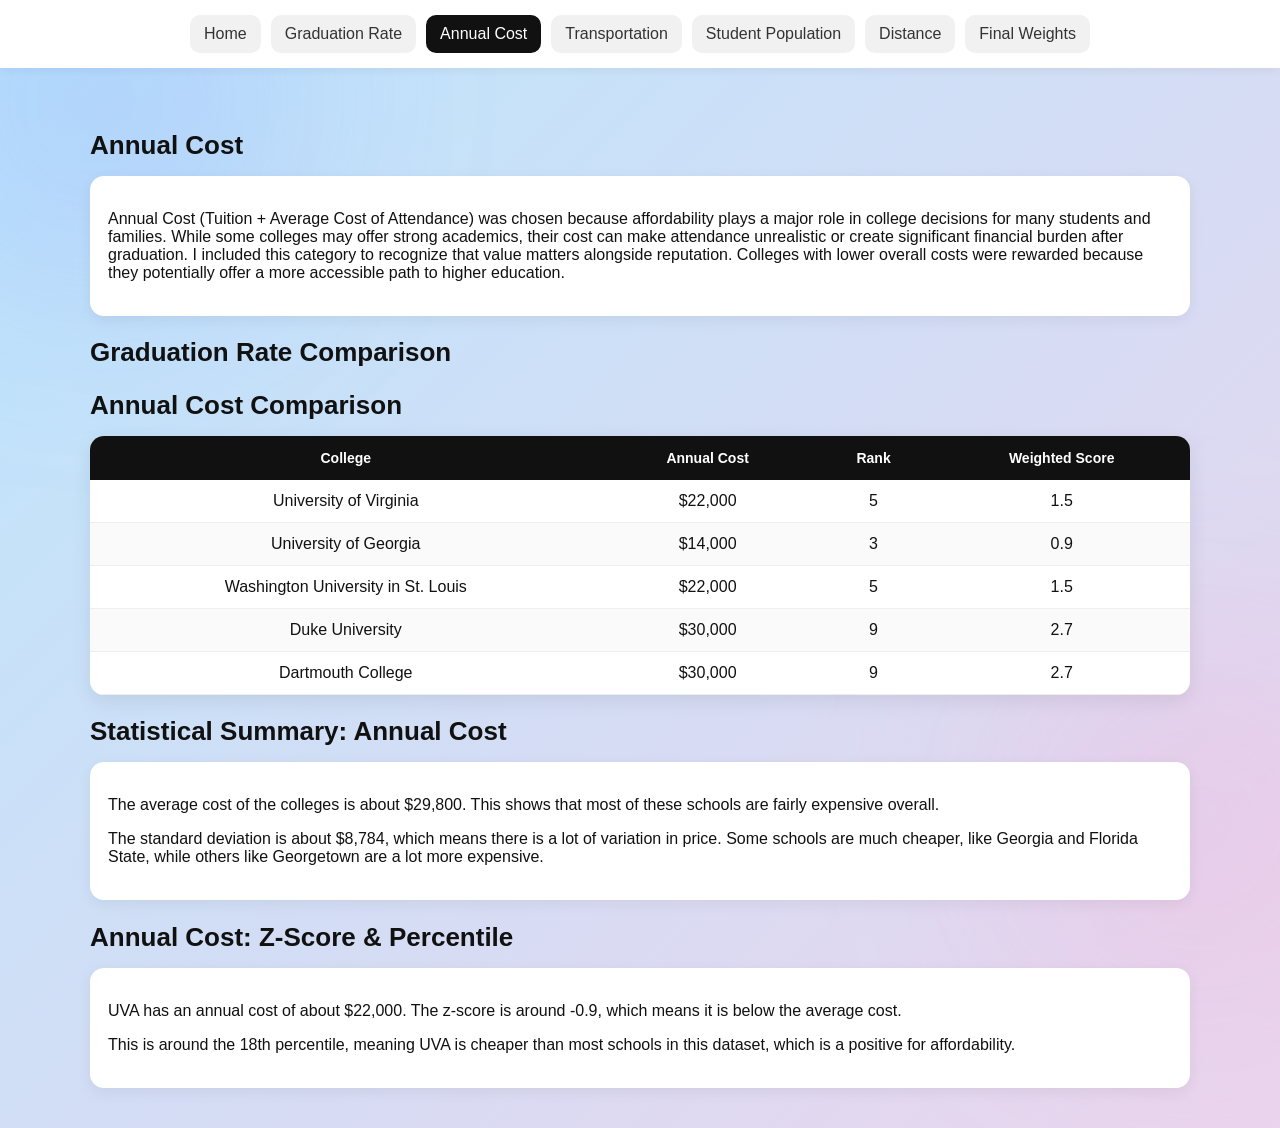
<file: cost.html>
<!DOCTYPE html>
<html>
<head>
<title>Annual Cost</title>
<link rel="stylesheet" href="index.css">
</head>

<body>

<nav class="nav">
  <a href="index.html" class="nav-tab">Home</a>
  <a href="graduation.html" class="nav-tab">Graduation Rate</a>
  <a href="cost.html" class="nav-tab active">Annual Cost</a>
  <a href="transportation.html" class="nav-tab">Transportation</a>
  <a href="students.html" class="nav-tab">Student Population</a>
  <a href="distance.html" class="nav-tab">Distance</a>
  <a href="final.html" class="nav-tab">Final Weights</a>
</nav>

<div class="section">
    <h2>Annual Cost</h2>
    <div class="card">
    
    <p>
Annual Cost (Tuition + Average Cost of Attendance) was chosen because affordability plays a major role in college decisions for many students and families. While some colleges may offer strong academics, their cost can make attendance unrealistic or create significant financial burden after graduation. I included this category to recognize that value matters alongside reputation. Colleges with lower overall costs were rewarded because they potentially offer a more accessible path to higher education.    </p>

    </div>
    <h2>Graduation Rate Comparison</h2>

    <h2>Annual Cost Comparison</h2>

    <table>
      <thead>
        <tr>
          <th>College</th>
          <th>Annual Cost</th>
          <th>Rank</th>
          <th>Weighted Score</th>
        </tr>
      </thead>
    
      <tbody>
        <tr>
          <td>University of Virginia</td>
          <td>$22,000</td>
          <td>5</td>
          <td>1.5</td>
        </tr>
    
        <tr>
          <td>University of Georgia</td>
          <td>$14,000</td>
          <td>3</td>
          <td>0.9</td>
        </tr>
    
        <tr>
          <td>Washington University in St. Louis</td>
          <td>$22,000</td>
          <td>5</td>
          <td>1.5</td>
        </tr>
    
        <tr>
          <td>Duke University</td>
          <td>$30,000</td>
          <td>9</td>
          <td>2.7</td>
        </tr>
    
        <tr>
          <td>Dartmouth College</td>
          <td>$30,000</td>
          <td>9</td>
          <td>2.7</td>
        </tr>
      </tbody>
    </table>

    <h2>Statistical Summary: Annual Cost</h2>
    <div class="card">
      <p>
        The average cost of the colleges is about $29,800. This shows that most of these schools are fairly expensive overall.
      </p>
    
      <p>
        The standard deviation is about $8,784, which means there is a lot of variation in price. Some schools are much cheaper, like Georgia and Florida State, while others like Georgetown are a lot more expensive.
      </p>
    </div>
    <h2>Annual Cost: Z-Score & Percentile</h2>
    <div class="card">
      <p>
        UVA has an annual cost of about $22,000. The z-score is around -0.9, which means it is below the average cost.
      </p>
    
      <p>
        This is around the 18th percentile, meaning UVA is cheaper than most schools in this dataset, which is a positive for affordability.
      </p>
    </div>
</body>
</html>
</file>
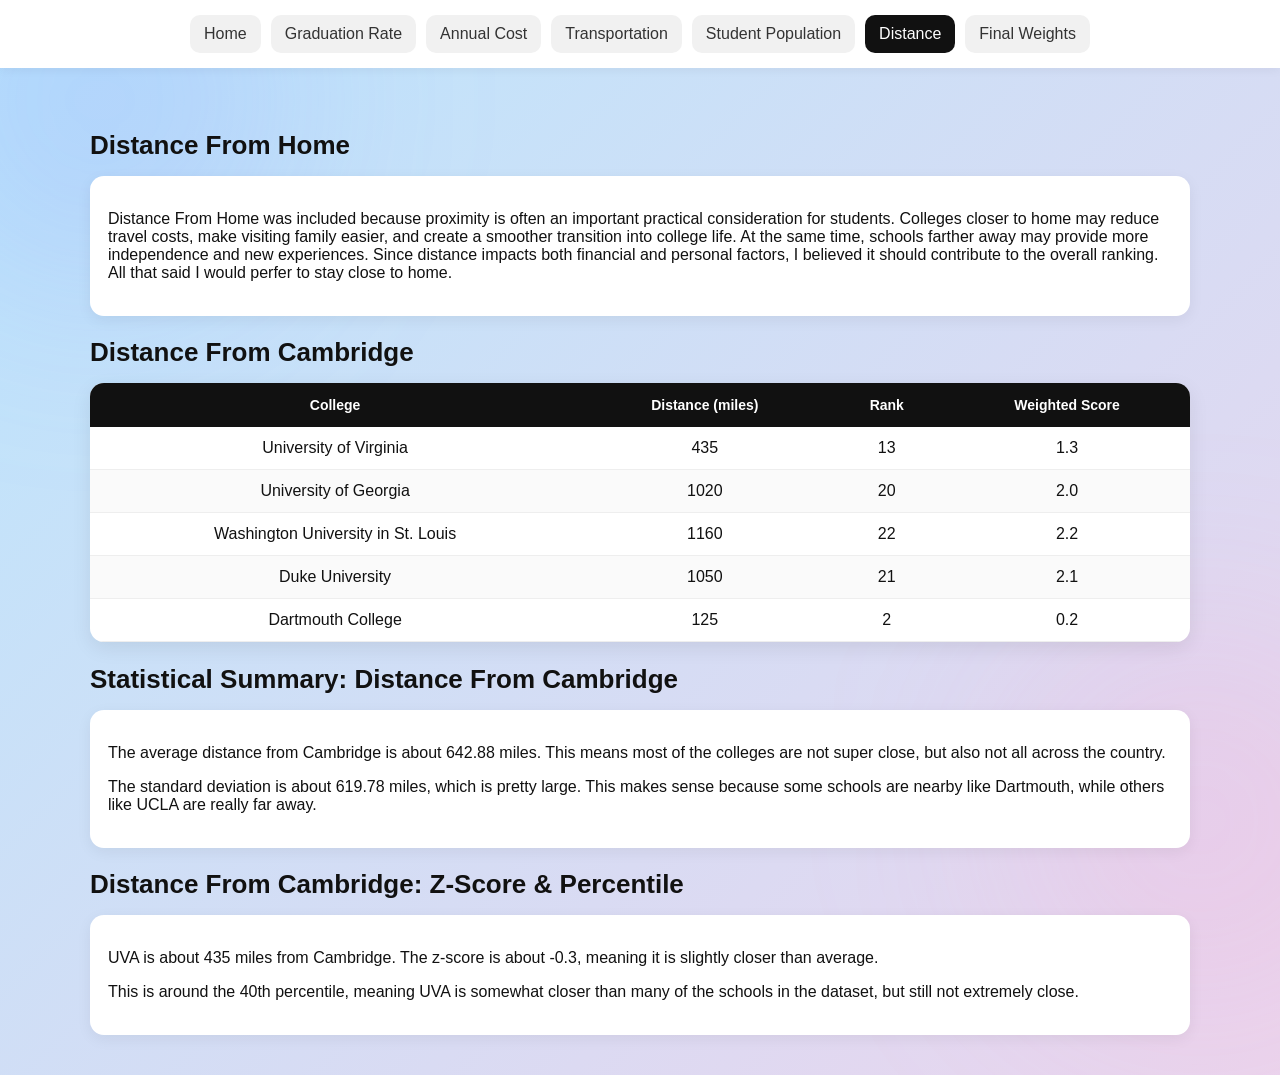
<file: distance.html>
<!DOCTYPE html>
<html>
<head>
<title>Distance From Home</title>
<link rel="stylesheet" href="index.css">
</head>

<body>

<nav class="nav">
  <a href="index.html" class="nav-tab">Home</a>
  <a href="graduation.html" class="nav-tab">Graduation Rate</a>
  <a href="cost.html" class="nav-tab">Annual Cost</a>
  <a href="transportation.html" class="nav-tab">Transportation</a>
  <a href="students.html" class="nav-tab">Student Population</a>
  <a href="distance.html" class="nav-tab active">Distance</a>
  <a href="final.html" class="nav-tab">Final Weights</a>
</nav>

<div class="section">
    <h2>Distance From Home</h2>
    <div class="card">
    
    <p>
        Distance From Home was included because proximity is often an important practical consideration for students. Colleges closer to home may reduce travel costs, make visiting family easier, and create a smoother transition into college life. At the same time, schools farther away may provide more independence and new experiences. Since distance impacts both financial and personal factors, I believed it should contribute to the overall ranking. All that said I would perfer to stay close to home.    </p>

    
    </div>
    <h2>Distance From Cambridge</h2>

    <table>
      <thead>
        <tr>
          <th>College</th>
          <th>Distance (miles)</th>
          <th>Rank</th>
          <th>Weighted Score</th>
        </tr>
      </thead>
    
      <tbody>
        <tr>
          <td>University of Virginia</td>
          <td>435</td>
          <td>13</td>
          <td>1.3</td>
        </tr>
    
        <tr>
          <td>University of Georgia</td>
          <td>1020</td>
          <td>20</td>
          <td>2.0</td>
        </tr>
    
        <tr>
          <td>Washington University in St. Louis</td>
          <td>1160</td>
          <td>22</td>
          <td>2.2</td>
        </tr>
    
        <tr>
          <td>Duke University</td>
          <td>1050</td>
          <td>21</td>
          <td>2.1</td>
        </tr>
    
        <tr>
          <td>Dartmouth College</td>
          <td>125</td>
          <td>2</td>
          <td>0.2</td>
        </tr>
      </tbody>
    </table>
    <h2>Statistical Summary: Distance From Cambridge</h2>
    <div class="card">
      <p>
        The average distance from Cambridge is about 642.88 miles. This means most of the colleges are not super close, but also not all across the country.
      </p>
    
      <p>
        The standard deviation is about 619.78 miles, which is pretty large. This makes sense because some schools are nearby like Dartmouth, while others like UCLA are really far away.
      </p>
    </div>
    <h2>Distance From Cambridge: Z-Score & Percentile</h2>
<div class="card">
  <p>
    UVA is about 435 miles from Cambridge. The z-score is about -0.3, meaning it is slightly closer than average.
  </p>

  <p>
    This is around the 40th percentile, meaning UVA is somewhat closer than many of the schools in the dataset, but still not extremely close.
  </p>
</div>
</body>
</html>
</file>
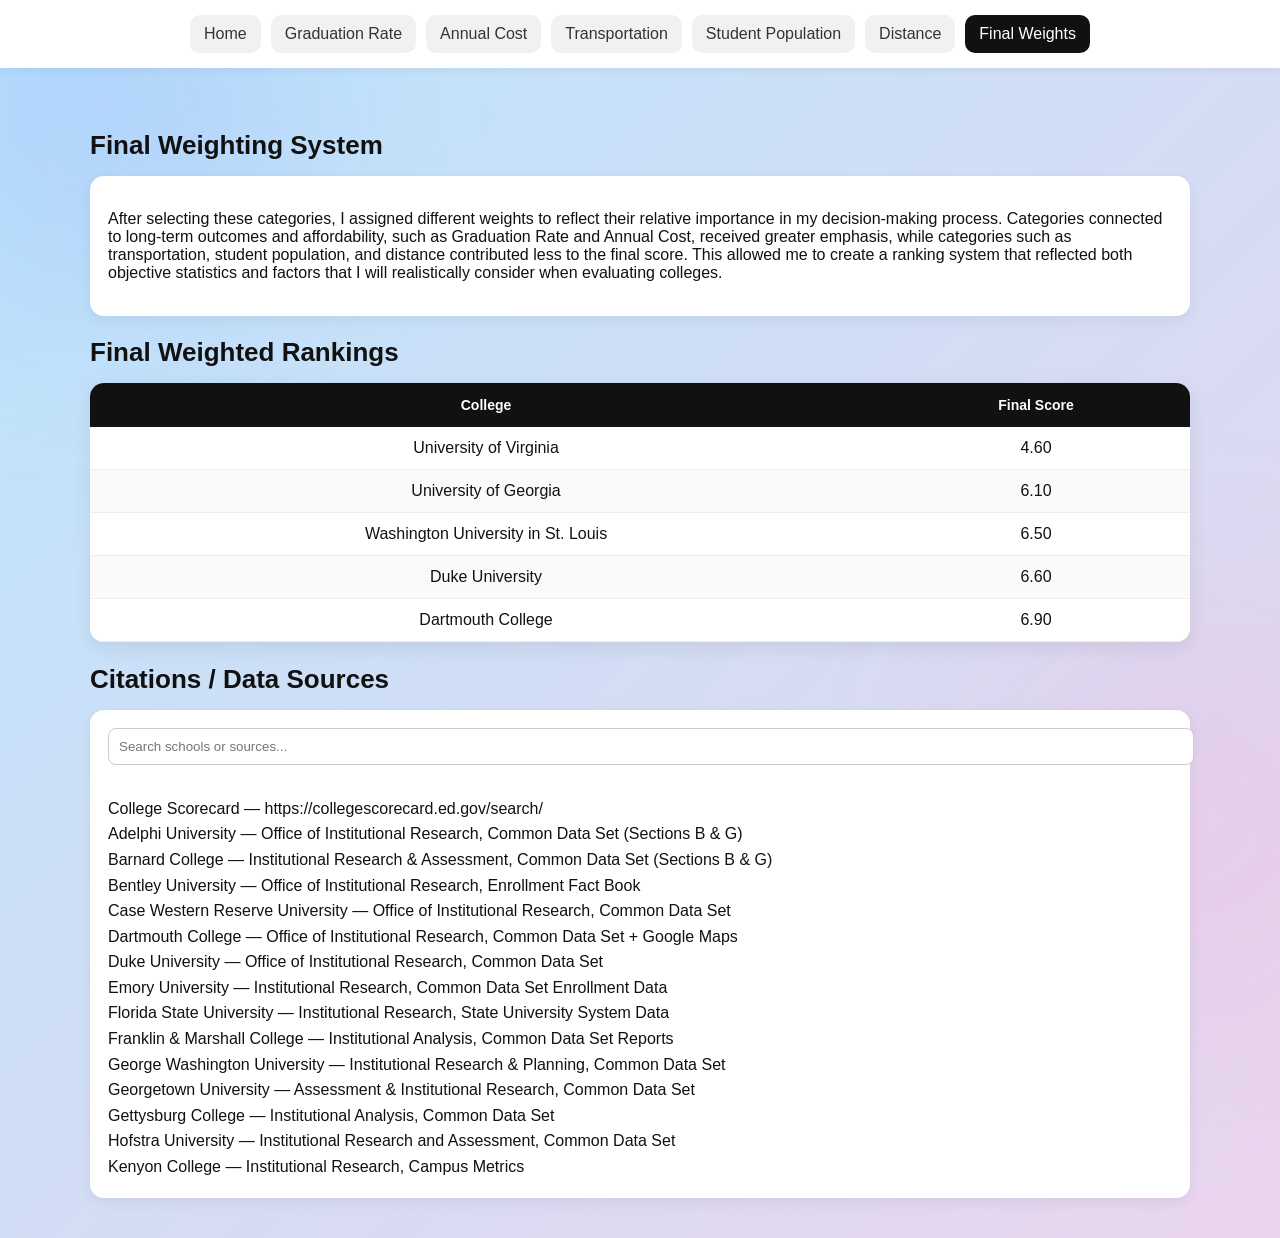
<file: final.html>
<!DOCTYPE html>
<html>
<head>
<title>Final Weights</title>
<link rel="stylesheet" href="index.css">
</head>

<body>

<nav class="nav">
  <a href="index.html" class="nav-tab">Home</a>
  <a href="graduation.html" class="nav-tab">Graduation Rate</a>
  <a href="cost.html" class="nav-tab">Annual Cost</a>
  <a href="transportation.html" class="nav-tab">Transportation</a>
  <a href="students.html" class="nav-tab">Student Population</a>
  <a href="distance.html" class="nav-tab">Distance</a>
  <a href="final.html" class="nav-tab active">Final Weights</a>
</nav>

<div class="section">
    <h2>Final Weighting System</h2>
    <div class="card">
    
    <p>
        After selecting these categories, I assigned different weights to reflect their relative importance in my decision-making process. Categories connected to long-term outcomes and affordability, such as Graduation Rate and Annual Cost, received greater emphasis, while categories such as transportation, student population, and distance contributed less to the final score. This allowed me to create a ranking system that reflected both objective statistics and factors that I will realistically consider when evaluating colleges.    </p>
    
    </div>
    <h2>Final Weighted Rankings</h2>

    <table>
      <thead>
        <tr>
          <th>College</th>
          <th>Final Score</th>
        </tr>
      </thead>
    
      <tbody>
        <tr><td>University of Virginia</td><td>4.60</td></tr>
        <tr><td>University of Georgia</td><td>6.10</td></tr>
        <tr><td>Washington University in St. Louis</td><td>6.50</td></tr>
        <tr><td>Duke University</td><td>6.60</td></tr>
        <tr><td>Dartmouth College</td><td>6.90</td></tr>
      </tbody>
    </table>
    <h2>Citations / Data Sources</h2>

<div class="card">

<!-- SEARCH BOX -->
<input 
  type="text" 
  id="citationSearch" 
  placeholder="Search schools or sources..."
  style="width:100%; padding:10px; margin-bottom:15px; border-radius:8px; border:1px solid #ccc;"
>

<!-- SCROLLABLE PANEL -->
<div id="citationList" style="max-height: 400px; overflow-y: auto; padding-right: 10px;">

<ul style="list-style:none; padding-left:0; line-height:1.6;">

<li class="cite-item">College Scorecard — https://collegescorecard.ed.gov/search/</li>

<li class="cite-item">Adelphi University — Office of Institutional Research, Common Data Set (Sections B & G)</li>

<li class="cite-item">Barnard College — Institutional Research & Assessment, Common Data Set (Sections B & G)</li>

<li class="cite-item">Bentley University — Office of Institutional Research, Enrollment Fact Book</li>

<li class="cite-item">Case Western Reserve University — Office of Institutional Research, Common Data Set</li>

<li class="cite-item">Dartmouth College — Office of Institutional Research, Common Data Set + Google Maps</li>

<li class="cite-item">Duke University — Office of Institutional Research, Common Data Set</li>

<li class="cite-item">Emory University — Institutional Research, Common Data Set Enrollment Data</li>

<li class="cite-item">Florida State University — Institutional Research, State University System Data</li>

<li class="cite-item">Franklin & Marshall College — Institutional Analysis, Common Data Set Reports</li>

<li class="cite-item">George Washington University — Institutional Research & Planning, Common Data Set</li>

<li class="cite-item">Georgetown University — Assessment & Institutional Research, Common Data Set</li>

<li class="cite-item">Gettysburg College — Institutional Analysis, Common Data Set</li>

<li class="cite-item">Hofstra University — Institutional Research and Assessment, Common Data Set</li>

<li class="cite-item">Kenyon College — Institutional Research, Campus Metrics</li>

<li class="cite-item">Lehigh University — Institutional Research & Analytics, Common Data Set</li>

<li class="cite-item">Middlebury College — Institutional Planning and Research, Common Data Set</li>

<li class="cite-item">Monmouth University — Institutional Research, Common Data Set</li>

<li class="cite-item">Oberlin College — Institutional Research Portfolio</li>

<li class="cite-item">Pace University — Institutional Research, Enrollment Fact Sheet</li>

<li class="cite-item">Rochester Institute of Technology — Academic Affairs Institutional Research</li>

<li class="cite-item">Stetson University — Institutional Research Profiles</li>

<li class="cite-item">UCLA — Academic Planning and Budget, Common Data Set</li>

<li class="cite-item">University of Georgia — Institutional Research Fact Book</li>

<li class="cite-item">University of Virginia — Institutional Assessment and Studies</li>

<li class="cite-item">Washington University in St. Louis — Institutional Research, Common Data Set</li>
<li class="cite-item">Google Gemini</li>

</ul>

</div>
</div>

<!-- SEARCH SCRIPT -->
<script>
const searchInput = document.getElementById("citationSearch");
const items = document.querySelectorAll(".cite-item");

searchInput.addEventListener("input", function () {
  const value = this.value.toLowerCase();

  items.forEach(item => {
    const text = item.textContent.toLowerCase();
    item.style.display = text.includes(value) ? "block" : "none";
  });
});
</script>
</body>
</html>
</file>
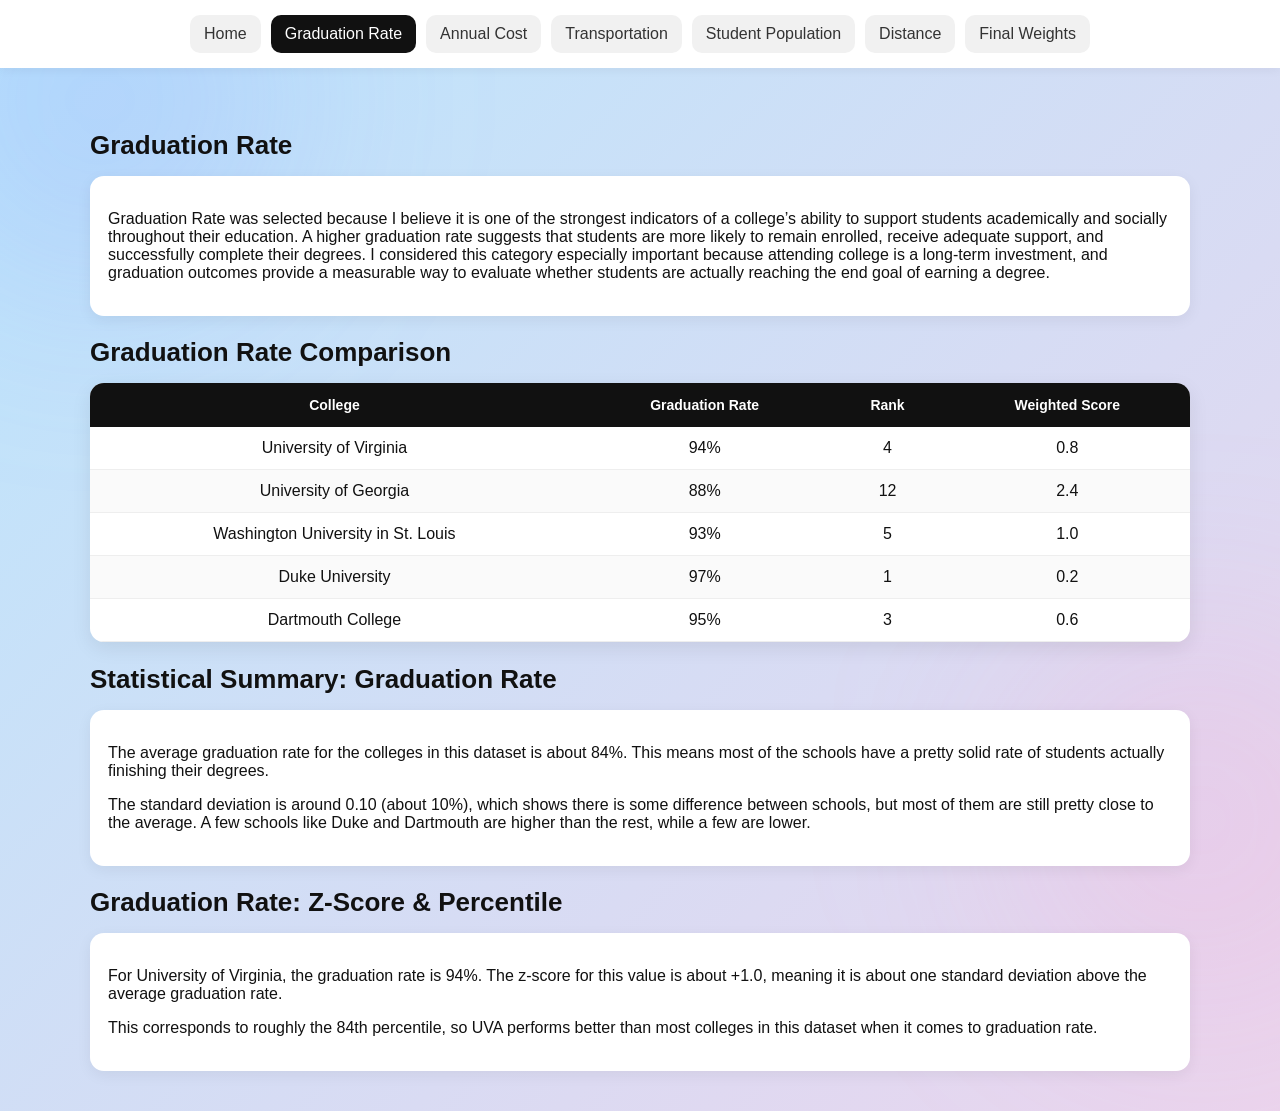
<file: graduation.html>
<!DOCTYPE html>
<html>
<head>
<title>Graduation Rate</title>
<link rel="stylesheet" href="index.css">
</head>

<body>

<nav class="nav">
  <a href="index.html" class="nav-tab">Home</a>
  <a href="graduation.html" class="nav-tab active">Graduation Rate</a>
  <a href="cost.html" class="nav-tab">Annual Cost</a>
  <a href="transportation.html" class="nav-tab">Transportation</a>
  <a href="students.html" class="nav-tab">Student Population</a>
  <a href="distance.html" class="nav-tab">Distance</a>
  <a href="final.html" class="nav-tab">Final Weights</a>
</nav>

<div class="section">
    <h2>Graduation Rate</h2>
    <div class="card">
    
    <p>
        Graduation Rate was selected because I believe it is one of the strongest indicators of a college’s ability to support students academically and socially throughout their education. A higher graduation rate suggests that students are more likely to remain enrolled, receive adequate support, and successfully complete their degrees. I considered this category especially important because attending college is a long-term investment, and graduation outcomes provide a measurable way to evaluate whether students are actually reaching the end goal of earning a degree.    </p>
    
    </div>
    <h2>Graduation Rate Comparison</h2>

<table>
  <thead>
    <tr>
      <th>College</th>
      <th>Graduation Rate</th>
      <th>Rank</th>
      <th>Weighted Score</th>
    </tr>
  </thead>

  <tbody>
    <tr>
      <td>University of Virginia</td>
      <td>94%</td>
      <td>4</td>
      <td>0.8</td>
    </tr>

    <tr>
      <td>University of Georgia</td>
      <td>88%</td>
      <td>12</td>
      <td>2.4</td>
    </tr>

    <tr>
      <td>Washington University in St. Louis</td>
      <td>93%</td>
      <td>5</td>
      <td>1.0</td>
    </tr>

    <tr>
      <td>Duke University</td>
      <td>97%</td>
      <td>1</td>
      <td>0.2</td>
    </tr>

    <tr>
      <td>Dartmouth College</td>
      <td>95%</td>
      <td>3</td>
      <td>0.6</td>
    </tr>
  </tbody>
</table>

<h2>Statistical Summary: Graduation Rate</h2>
<div class="card">
  <p>
    The average graduation rate for the colleges in this dataset is about 84%. This means most of the schools have a pretty solid rate of students actually finishing their degrees.
  </p>

  <p>
    The standard deviation is around 0.10 (about 10%), which shows there is some difference between schools, but most of them are still pretty close to the average. A few schools like Duke and Dartmouth are higher than the rest, while a few are lower.
  </p>
</div>
<h2>Graduation Rate: Z-Score & Percentile</h2>
<div class="card">
  <p>
    For University of Virginia, the graduation rate is 94%. The z-score for this value is about +1.0, meaning it is about one standard deviation above the average graduation rate.
  </p>

  <p>
    This corresponds to roughly the 84th percentile, so UVA performs better than most colleges in this dataset when it comes to graduation rate.
  </p>
</div>
</body>
</html>
</file>
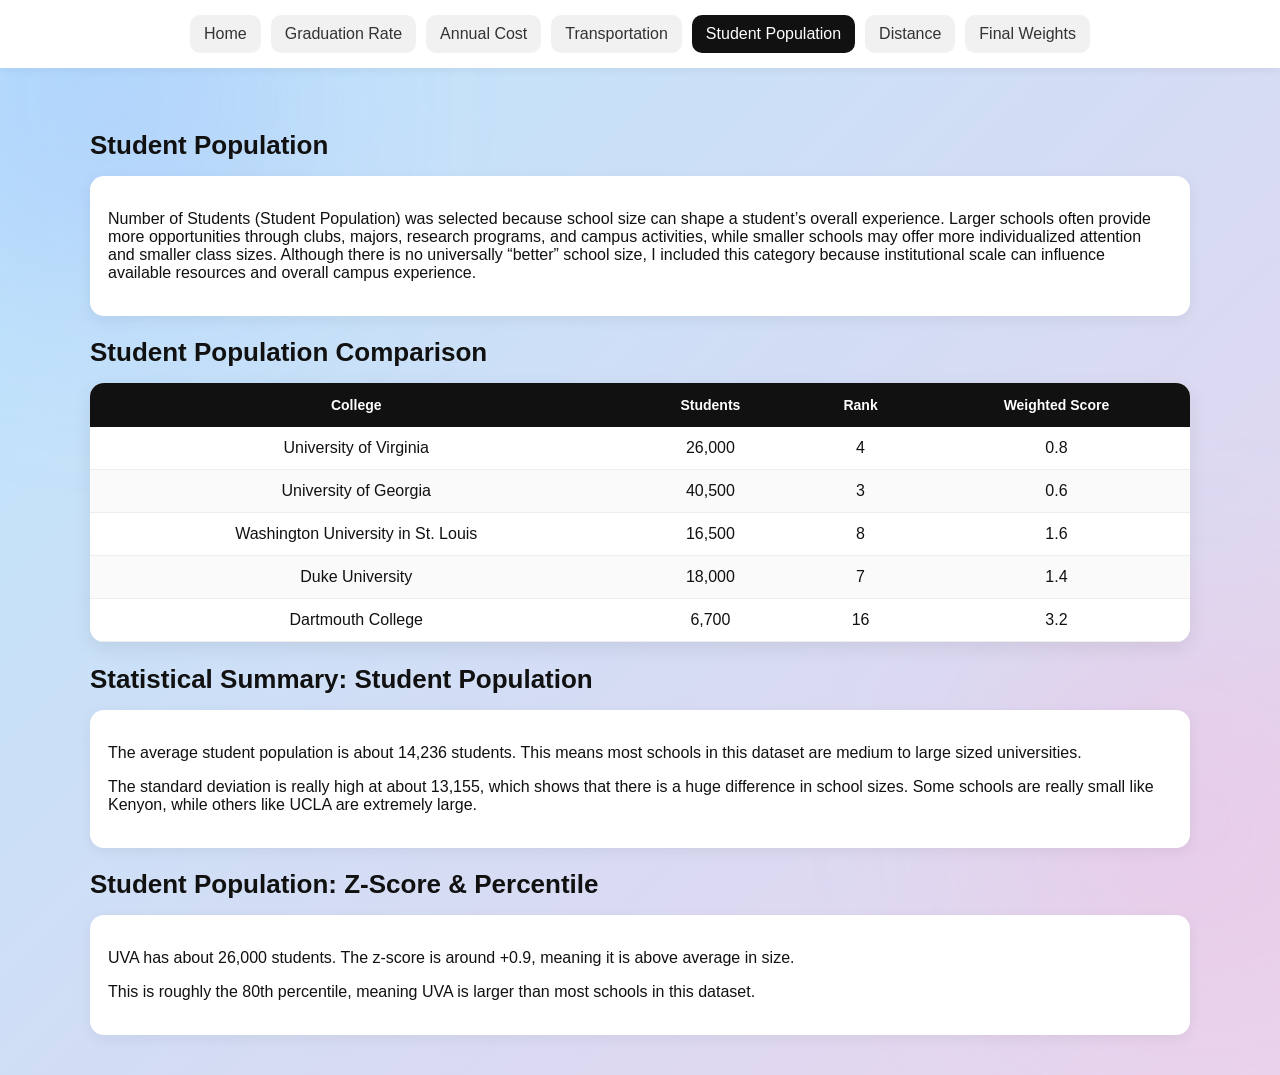
<file: students.html>
<!DOCTYPE html>
<html>
<head>
<title>Student Population</title>
<link rel="stylesheet" href="index.css">
</head>

<body>

<nav class="nav">
  <a href="index.html" class="nav-tab">Home</a>
  <a href="graduation.html" class="nav-tab">Graduation Rate</a>
  <a href="cost.html" class="nav-tab">Annual Cost</a>
  <a href="transportation.html" class="nav-tab">Transportation</a>
  <a href="students.html" class="nav-tab active">Student Population</a>
  <a href="distance.html" class="nav-tab">Distance</a>
  <a href="final.html" class="nav-tab">Final Weights</a>
</nav>

<div class="section">
  <h2>Student Population</h2>
<div class="card">

<p>
    Number of Students (Student Population) was selected because school size can shape a student’s overall experience. Larger schools often provide more opportunities through clubs, majors, research programs, and campus activities, while smaller schools may offer more individualized attention and smaller class sizes. Although there is no universally “better” school size, I included this category because institutional scale can influence available resources and overall campus experience.</p>

</div>
<h2>Student Population Comparison</h2>

<table>
  <thead>
    <tr>
      <th>College</th>
      <th>Students</th>
      <th>Rank</th>
      <th>Weighted Score</th>
    </tr>
  </thead>

  <tbody>
    <tr>
      <td>University of Virginia</td>
      <td>26,000</td>
      <td>4</td>
      <td>0.8</td>
    </tr>

    <tr>
      <td>University of Georgia</td>
      <td>40,500</td>
      <td>3</td>
      <td>0.6</td>
    </tr>

    <tr>
      <td>Washington University in St. Louis</td>
      <td>16,500</td>
      <td>8</td>
      <td>1.6</td>
    </tr>

    <tr>
      <td>Duke University</td>
      <td>18,000</td>
      <td>7</td>
      <td>1.4</td>
    </tr>

    <tr>
      <td>Dartmouth College</td>
      <td>6,700</td>
      <td>16</td>
      <td>3.2</td>
    </tr>
  </tbody>
</table>
<h2>Statistical Summary: Student Population</h2>
<div class="card">
  <p>
    The average student population is about 14,236 students. This means most schools in this dataset are medium to large sized universities.
  </p>

  <p>
    The standard deviation is really high at about 13,155, which shows that there is a huge difference in school sizes. Some schools are really small like Kenyon, while others like UCLA are extremely large.
  </p>
</div>
<h2>Student Population: Z-Score & Percentile</h2>
<div class="card">
  <p>
    UVA has about 26,000 students. The z-score is around +0.9, meaning it is above average in size.
  </p>

  <p>
    This is roughly the 80th percentile, meaning UVA is larger than most schools in this dataset.
  </p>
</div>
</body>
</html>
</file>
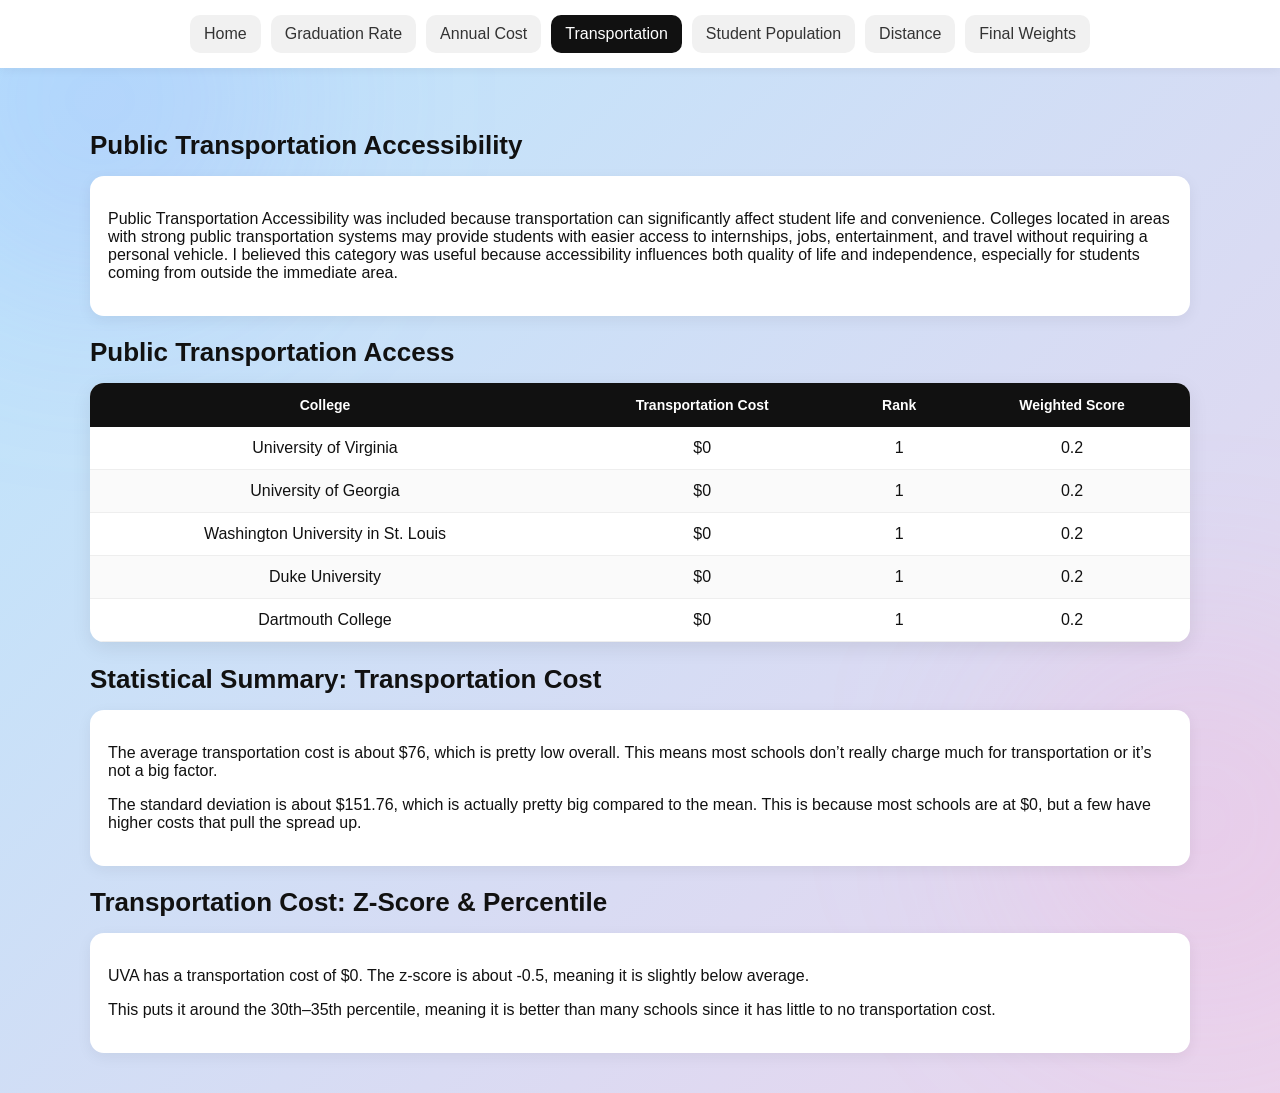
<file: transportation.html>
<!DOCTYPE html>
<html>
<head>
<title>Transportation</title>
<link rel="stylesheet" href="index.css">
</head>

<body>

<nav class="nav">
  <a href="index.html" class="nav-tab">Home</a>
  <a href="graduation.html" class="nav-tab">Graduation Rate</a>
  <a href="cost.html" class="nav-tab">Annual Cost</a>
  <a href="transportation.html" class="nav-tab active">Transportation</a>
  <a href="students.html" class="nav-tab">Student Population</a>
  <a href="distance.html" class="nav-tab">Distance</a>
  <a href="final.html" class="nav-tab">Final Weights</a>
</nav>

<div class="section">
    <h2>Public Transportation Accessibility</h2>
    <div class="card">
    
    <p>
        Public Transportation Accessibility was included because transportation can significantly affect student life and convenience. Colleges located in areas with strong public transportation systems may provide students with easier access to internships, jobs, entertainment, and travel without requiring a personal vehicle. I believed this category was useful because accessibility influences both quality of life and independence, especially for students coming from outside the immediate area.    </p>
    
    </div>
    <h2>Public Transportation Access</h2>

<table>
  <thead>
    <tr>
      <th>College</th>
      <th>Transportation Cost</th>
      <th>Rank</th>
      <th>Weighted Score</th>
    </tr>
  </thead>

  <tbody>
    <tr>
      <td>University of Virginia</td>
      <td>$0</td>
      <td>1</td>
      <td>0.2</td>
    </tr>

    <tr>
      <td>University of Georgia</td>
      <td>$0</td>
      <td>1</td>
      <td>0.2</td>
    </tr>

    <tr>
      <td>Washington University in St. Louis</td>
      <td>$0</td>
      <td>1</td>
      <td>0.2</td>
    </tr>

    <tr>
      <td>Duke University</td>
      <td>$0</td>
      <td>1</td>
      <td>0.2</td>
    </tr>

    <tr>
      <td>Dartmouth College</td>
      <td>$0</td>
      <td>1</td>
      <td>0.2</td>
    </tr>
  </tbody>
</table>
<h2>Statistical Summary: Transportation Cost</h2>
<div class="card">
  <p>
    The average transportation cost is about $76, which is pretty low overall. This means most schools don’t really charge much for transportation or it’s not a big factor.
  </p>

  <p>
    The standard deviation is about $151.76, which is actually pretty big compared to the mean. This is because most schools are at $0, but a few have higher costs that pull the spread up.
  </p>
</div>
<h2>Transportation Cost: Z-Score & Percentile</h2>
<div class="card">
  <p>
    UVA has a transportation cost of $0. The z-score is about -0.5, meaning it is slightly below average.
  </p>

  <p>
    This puts it around the 30th–35th percentile, meaning it is better than many schools since it has little to no transportation cost.
  </p>
</div>
</body>
</html>
</file>
<file: index.css>
/* ===== GENERAL / BACKGROUND ===== */
body {
    font-family: Inter, sans-serif;
    margin: 0;
    color: #111;
    min-height: 100vh;
    overflow-x: hidden;
  
    background: linear-gradient(-45deg, #c7d2fe, #e9d5ff, #fbcfe8, #bae6fd);
    background-size: 400% 400%;
    animation: gradientShift 30s ease infinite;
  }
  
  /* background animation */
  @keyframes gradientShift {
    0% { background-position: 0% 50%; }
    50% { background-position: 100% 50%; }
    100% { background-position: 0% 50%; }
  }
  
  /* floating blobs */
  body::before,
  body::after {
    content: "";
    position: fixed;
    width: 400px;
    height: 400px;
    border-radius: 50%;
    filter: blur(100px);
    z-index: -1;
  }
  
  body::before {
    background: rgba(120, 140, 255, 0.18);
    top: -100px;
    left: -100px;
    animation: float1 20s ease-in-out infinite;
  }
  
  body::after {
    background: rgba(255, 150, 200, 0.15);
    bottom: -120px;
    right: -120px;
    animation: float2 25s ease-in-out infinite;
  }
  
  @keyframes float1 {
    0% { transform: translate(0, 0); }
    50% { transform: translate(80px, 60px); }
    100% { transform: translate(0, 0); }
  }
  
  @keyframes float2 {
    0% { transform: translate(0, 0); }
    50% { transform: translate(-80px, -60px); }
    100% { transform: translate(0, 0); }
  }
  
  /* ===== HERO ===== */
  .hero {
    text-align: center;
    padding: 60px 20px;
    background: linear-gradient(135deg, #111, #2a2a2a);
    color: white;
  }
  
  .hero h1 {
    font-size: 34px;
    margin: 0;
  }
  
  .hero p {
    opacity: 0.8;
    margin-top: 10px;
    font-size: 16px;
  }
  
  /* ===== NAV ===== */
  .nav {
    display: flex;
    justify-content: center;
    flex-wrap: wrap;
    gap: 10px;
    padding: 15px;
    background: white;
    box-shadow: 0 2px 10px rgba(0,0,0,0.05);
    position: sticky;
    top: 0;
    z-index: 10;
  }
  
  .nav-tab {
    padding: 10px 14px;
    border-radius: 10px;
    text-decoration: none;
    color: #333;
    background: #f1f1f1;
    font-weight: 500;
    transition: 0.2s;
  }
  
  .nav-tab:hover {
    transform: translateY(-2px);
    background: #e2e2e2;
  }
  
  .nav-tab.active {
    background: #111;
    color: white;
  }
  
  /* ===== SECTIONS ===== */
  .section {
    max-width: 1100px;
    margin: auto;
    padding: 40px 20px;
  }
  
  h2 {
    font-size: 26px;
    margin-bottom: 15px;
  }
  
  /* ===== CARDS ===== */
  .card {
    background: white;
    padding: 18px;
    border-radius: 14px;
    box-shadow: 0 4px 15px rgba(0,0,0,0.06);
  }
  
  /* ===== TABLE ===== */
  table {
    width: 100%;
    border-collapse: collapse;
    background: white;
    border-radius: 14px;
    overflow: hidden;
    box-shadow: 0 6px 20px rgba(0,0,0,0.08);
  }
  
  th {
    background: #111;
    color: white;
    padding: 14px;
    font-size: 14px;
  }
  
  td {
    padding: 12px;
    text-align: center;
    border-bottom: 1px solid #eee;
  }
  
  tr:nth-child(even) {
    background: #fafafa;
  }
  
  tr:hover {
    background: #f0f4ff;
  }
  
  /* ===== TOP 5 SECTION ===== */
  #top5 {
    display: flex;
    flex-direction: column;
    gap: 18px;
  }
  
  /* MAIN CARD */
  .college-card {
    display: flex;
    align-items: flex-start;
    gap: 20px;
    background: white;
    padding: 16px;
    border-radius: 14px;
    box-shadow: 0 4px 14px rgba(0,0,0,0.08);
    overflow: hidden;
  }
  
  /* TITLE */
  .college-name {
    font-size: 22px;
    font-weight: 700;
    min-width: 240px;
  }
  
  /* IMAGE FIX (THIS IS THE BIG CHANGE) */
  .college-card img {
    width: 220px;          /* prevents huge loading issues */
    height: 140px;
    object-fit: cover;
    border-radius: 10px;
    flex-shrink: 0;
  }
  
  /* TEXT BLOCK */
  .college-details {
    font-size: 14px;
    line-height: 1.4;
    flex: 1;
  }
  
  /* MOBILE FIX */
  @media (max-width: 800px) {
    .college-card {
      flex-direction: column;
      align-items: center;
      text-align: center;
    }
  
    .college-name {
      min-width: auto;
    }
  
    .college-card img {
      width: 100%;
      max-width: 320px;
      height: auto;
    }
  }
  
  /* ===== FOOTER ===== */
  .footer {
    text-align: center;
    padding: 30px;
    font-size: 12px;
    color: gray;
  }
</file>
